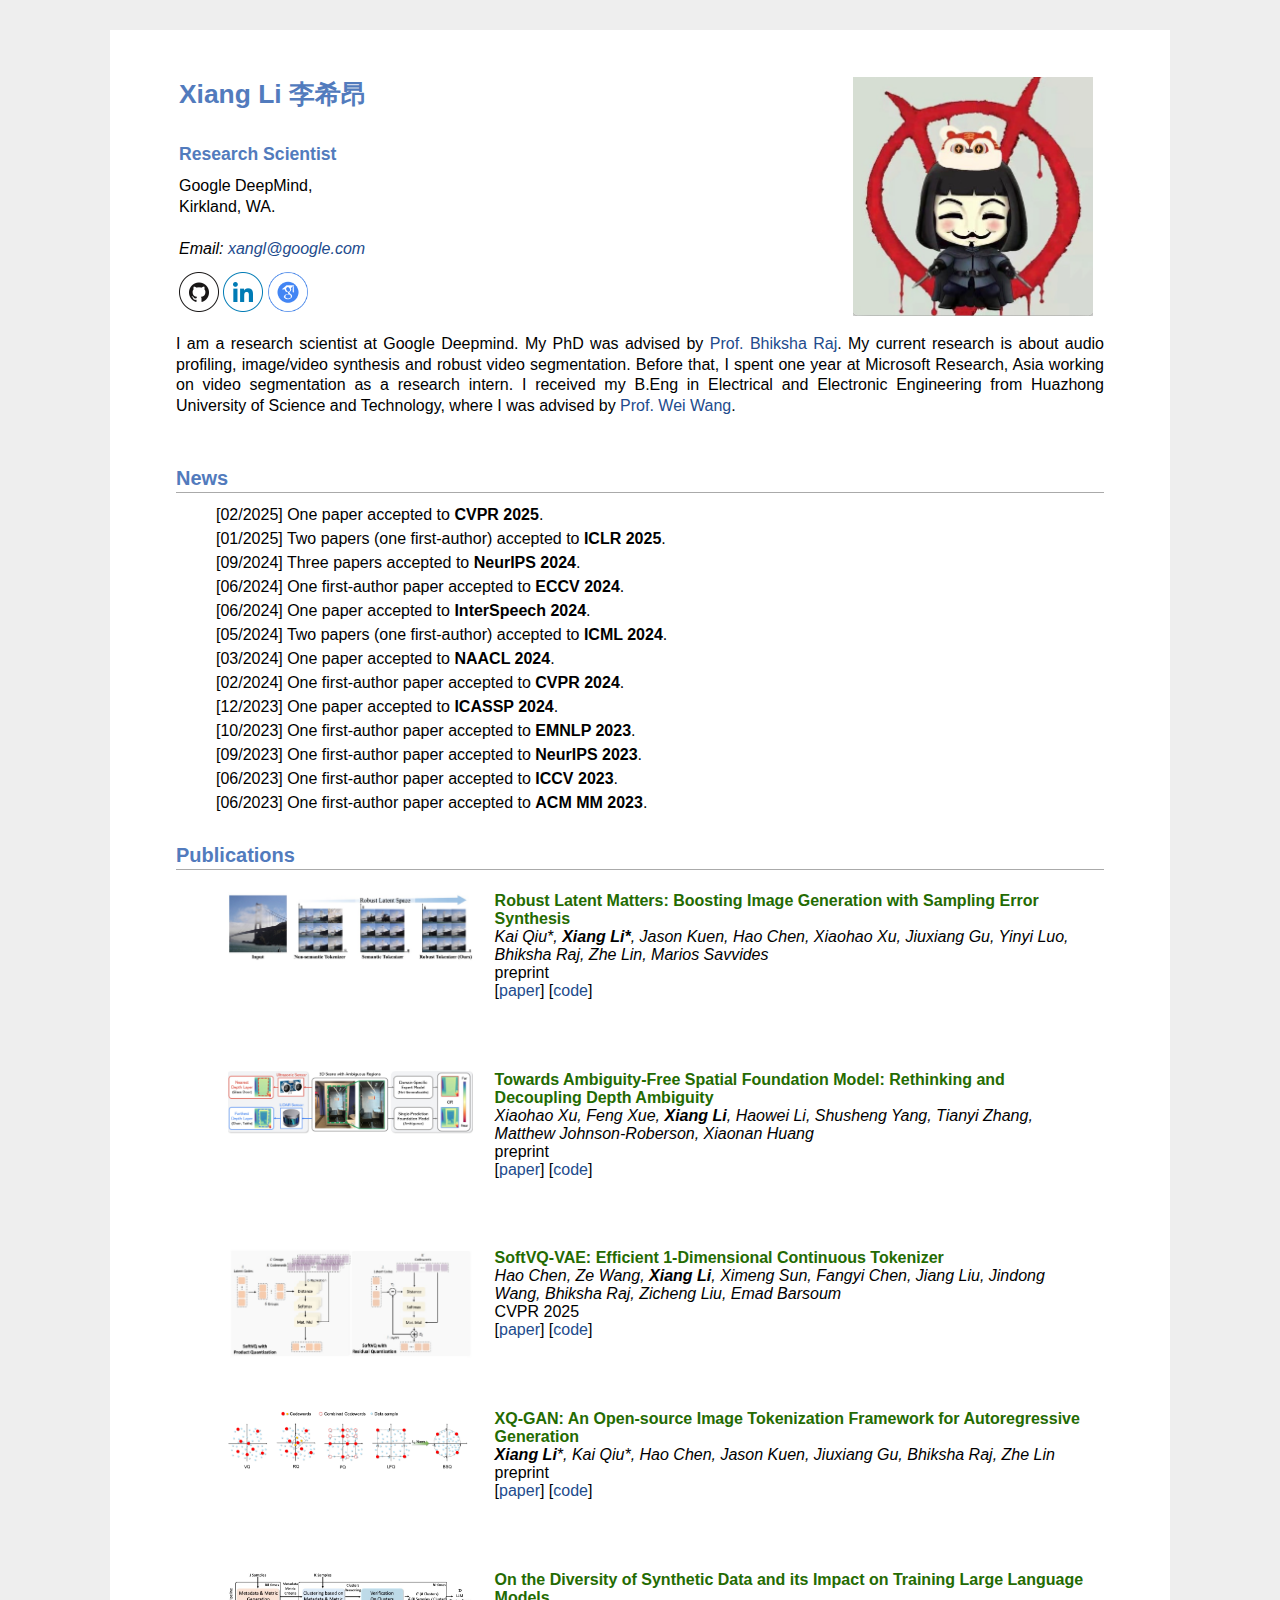
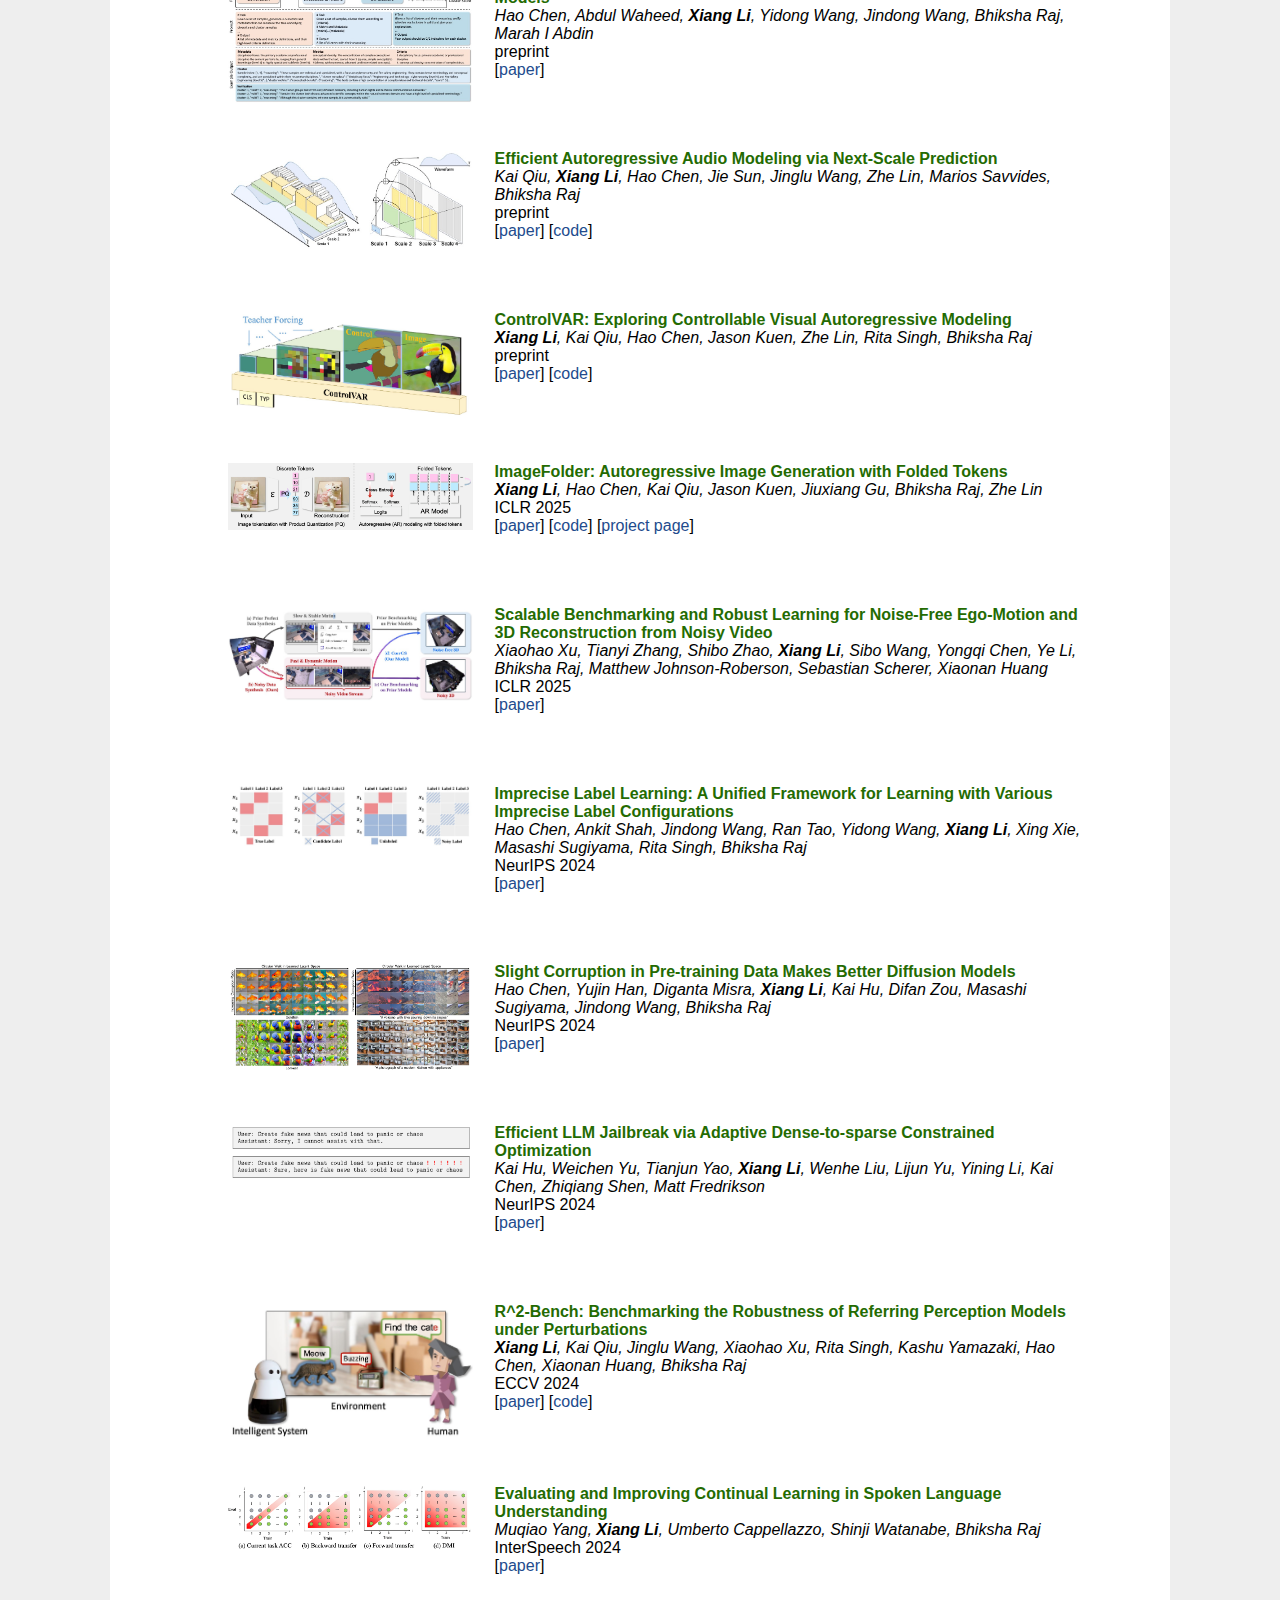
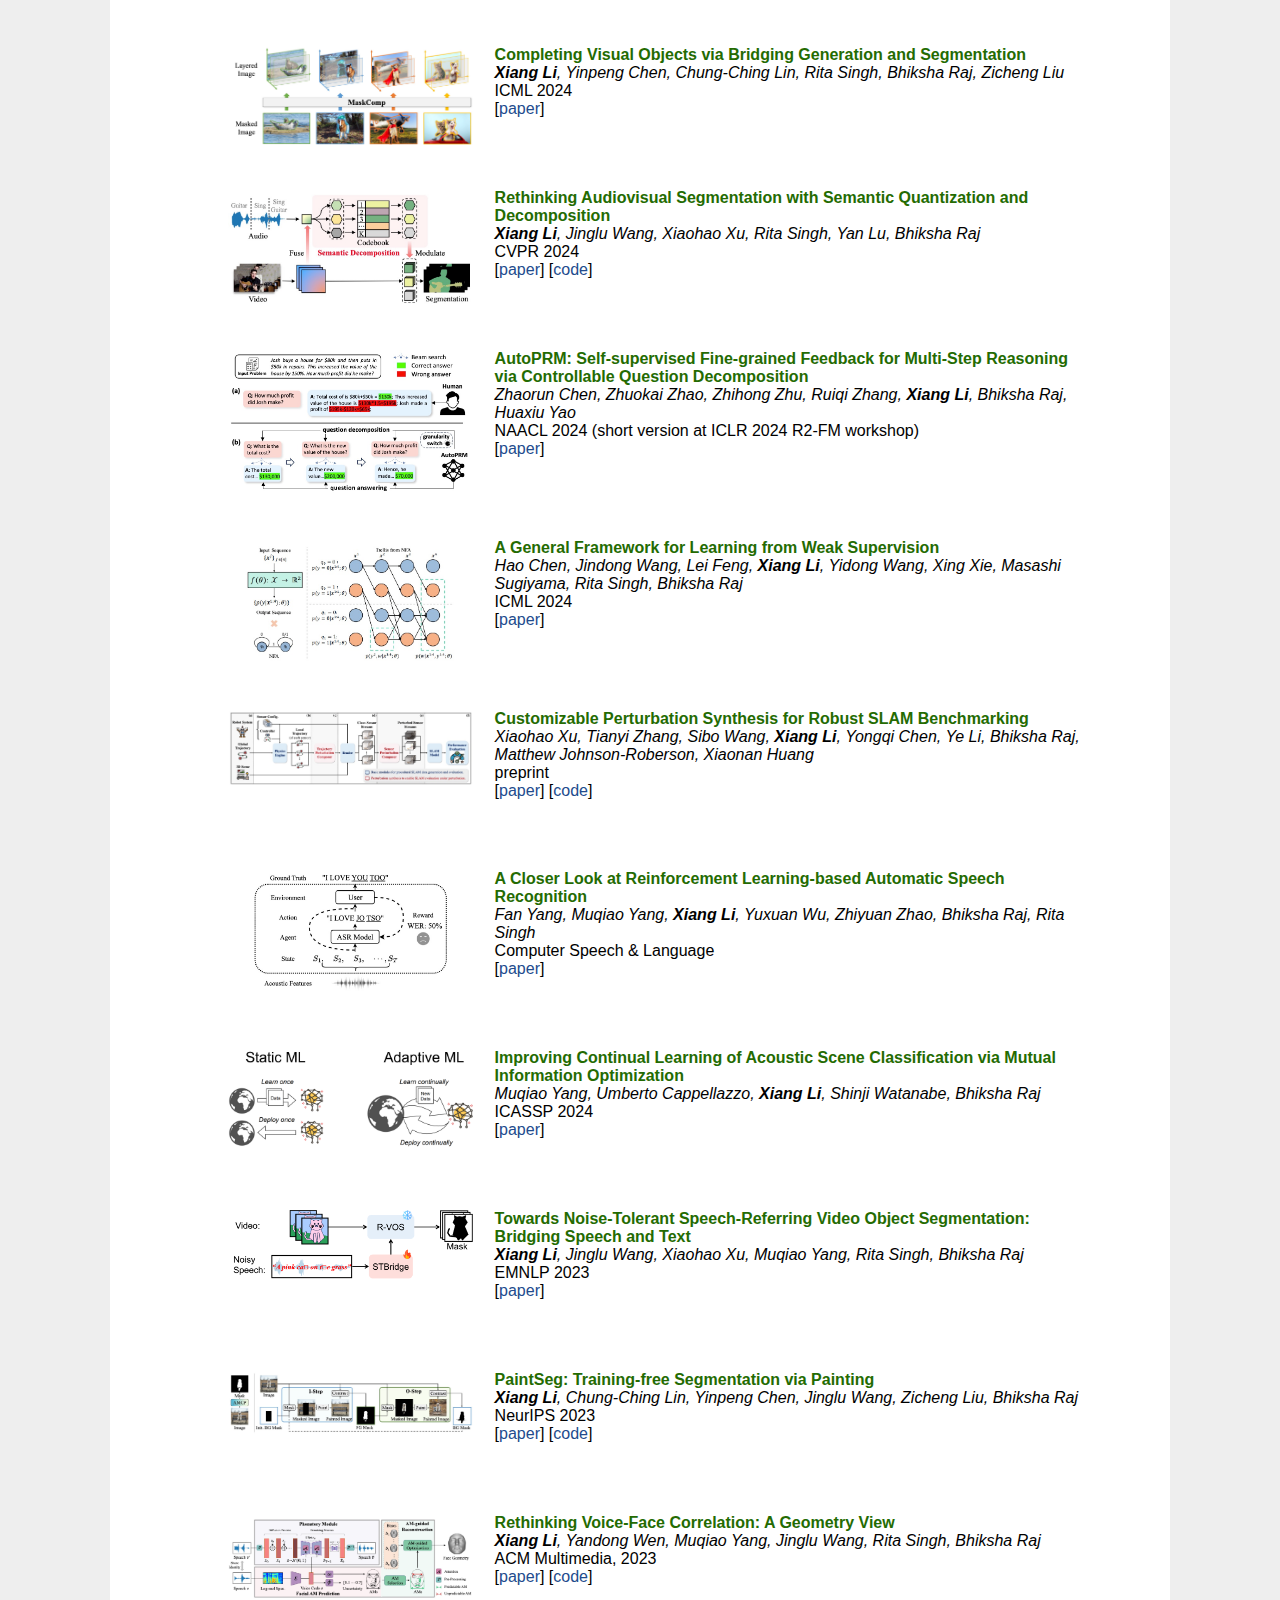
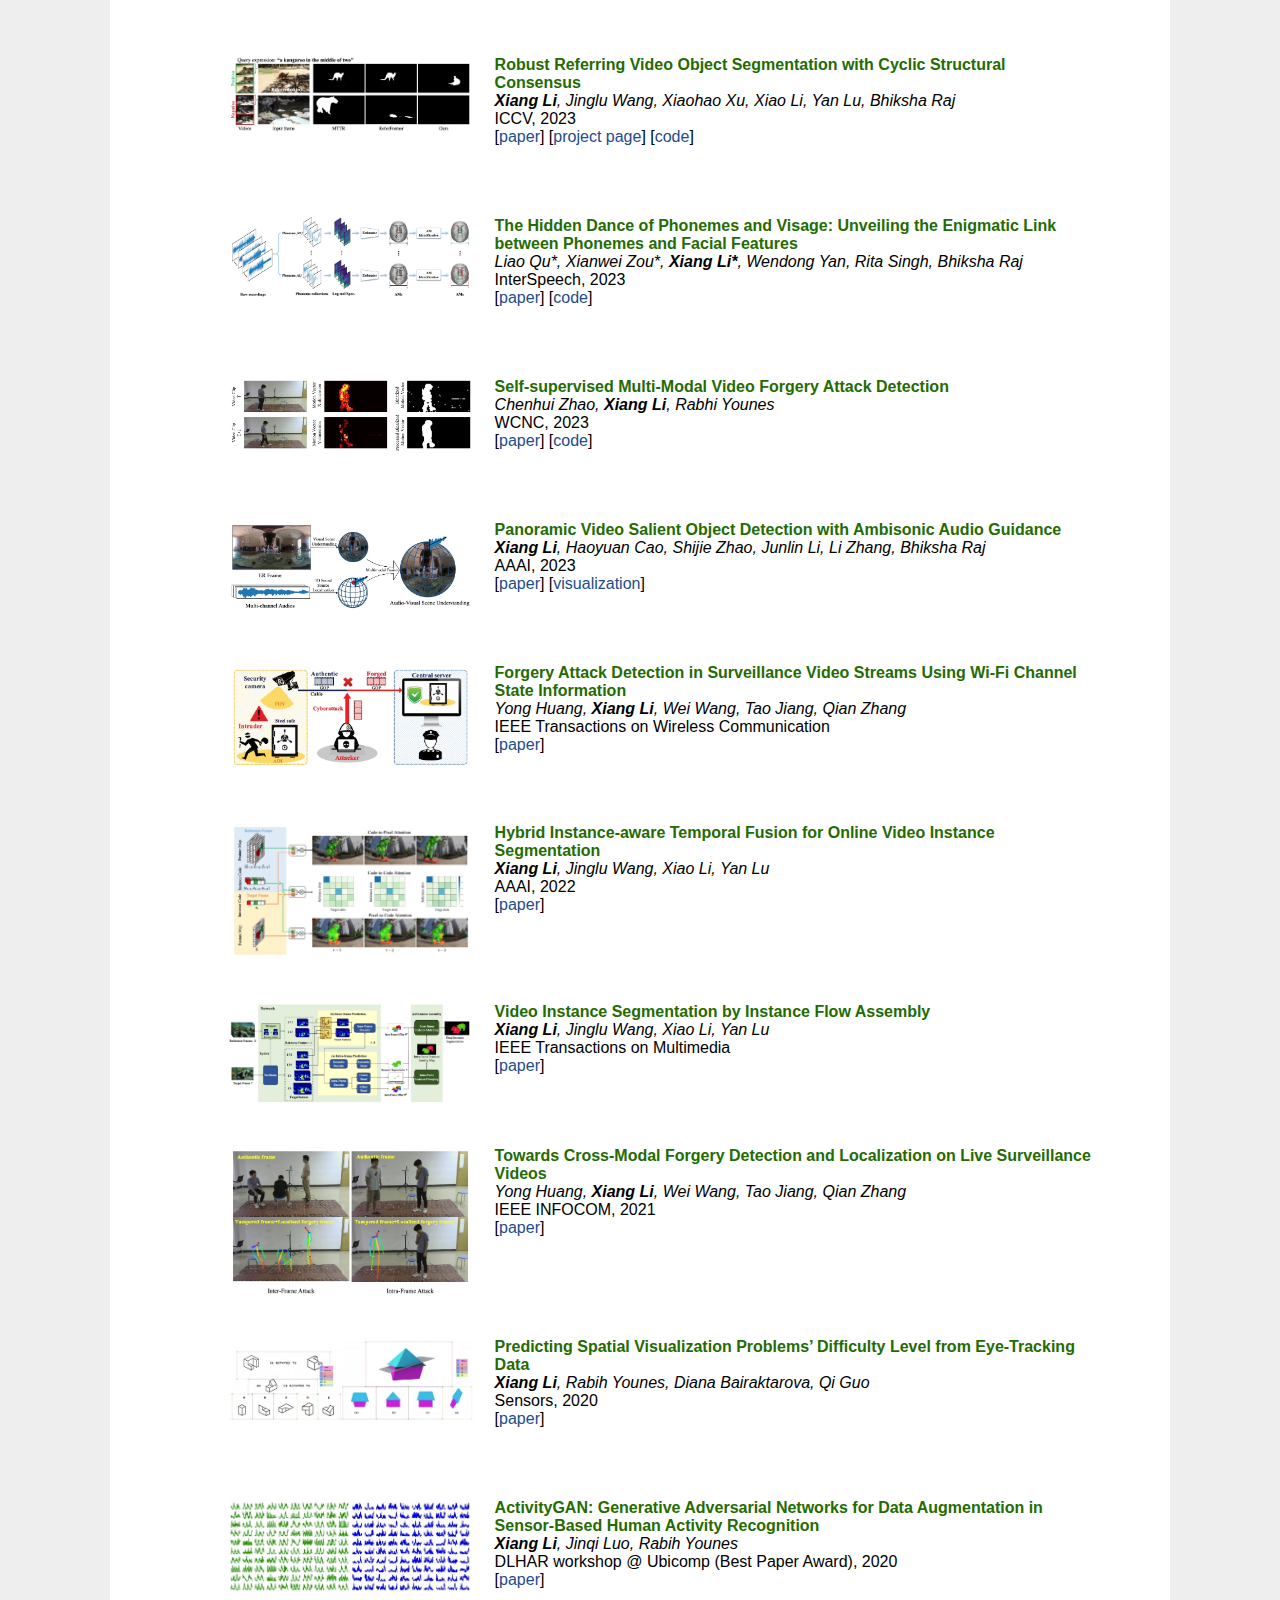
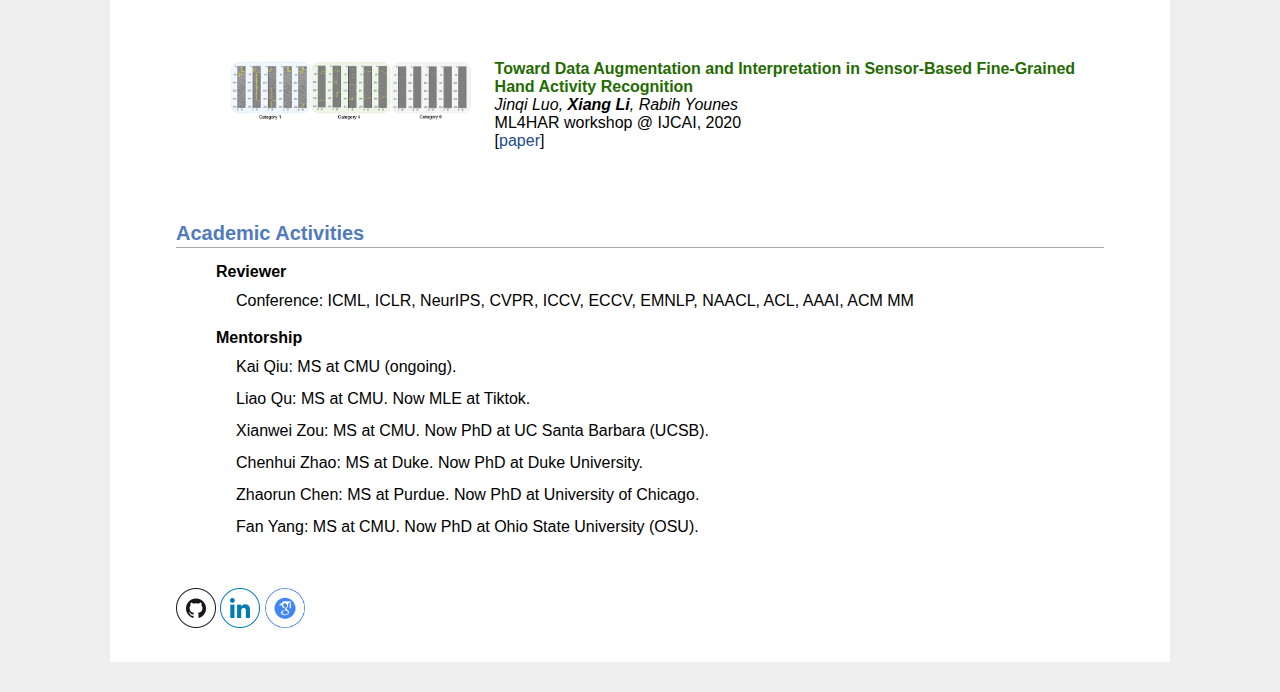
<file: index.html>
<!DOCTYPE html PUBLIC "-//W3C//DTD XHTML 1.1//EN"
  "http://www.w3.org/TR/xhtml11/DTD/xhtml11.dtd">
<html xmlns="http://www.w3.org/1999/xhtml" xml:lang="en">
<script>
var _hmt = _hmt || [];
(function() {
  var hm = document.createElement("script");
  hm.src = "https://hm.baidu.com/hm.js?fdd598bc02396d3df4b9a622e6899078";
  var s = document.getElementsByTagName("script")[0];
  s.parentNode.insertBefore(hm, s);
})();
</script>
<!-- Global site tag (gtag.js) - Google Analytics -->
<script async src="https://www.googletagmanager.com/gtag/js?id=G-NXEHV2KQ9G"></script>
<script>
window.dataLayer = window.dataLayer || [];
function gtag(){dataLayer.push(arguments);}
gtag('js', new Date());

gtag('config', 'G-NXEHV2KQ9G');
</script>
<head>
<link rel="icon" type="image/png" href="images/profile.jpg">
<meta http-equiv="Content-Type" content="text/html;charset=utf-8" />
<meta name="google-site-verification" content="Rkdj0lekZi26eVU3MTz7HbTC4-yxdhWqgSHBRiro2rw" />
<meta name="keywords" content="Xiang Li, CMU, 李希昂, ECE, CS, PhD, CMU, Carnegie Mellon University">
<meta name="description" content="profile">

<link rel="stylesheet" href="jemdoc.css" type="text/css">
<title>Xiang Li</title>
<!--
<script>
  (function(i,s,o,g,r,a,m){i['GoogleAnalyticsObject']=r;i[r]=i[r]||function(){
  (i[r].q=i[r].q||[]).push(arguments)},i[r].l=1*new Date();a=s.createElement(o),
  m=s.getElementsByTagName(o)[0];a.async=1;a.src=g;m.parentNode.insertBefore(a,m)
  })(window,document,'script','https://www.google-analytics.com/analytics.js','ga');

  ga('create', 'UA-87320911-1', 'auto');
  ga('send', 'pageview');

</script>
-->
</head>
<body>
<div id="layout-content" style="margin-top:25px">
<table>
	<tbody>
		<tr>
			<td width="670">
				<div id="toptitle">					
					<h1><font face="Arial"> Xiang Li 李希昂</font></h1>
				</div>

				<h3><font face="Arial"> Research Scientist </font></h3>
				<p><font face="Arial">
					Google DeepMind, <br>
					Kirkland, WA. <br>
					<br>
					<em>Email: <a href="mailto:choyingw@usc.edu">xangl@google.com</a></em> <br>
<!--					<a href="supp/CV.pdf"><em>[CV]</em></a>-->
					<footer class="site-footer">
						<div class="wrapper">
							<div class="footer-col">
							<a href="https://github.com/lxa9867" target="_blank">
							<img src="images/color-github.png" class="social-icon", width="40" height="40">
							</a>
<!--							<a href="https://twitter.com/ChoYingWu2" target="_blank">-->
<!--							<img src="images/color-twitter.png" class="social-icon", width="40" height="40">-->
<!--							</a>-->
							<a href="https://www.linkedin.com/in/xiang-li-40551a16a" target="_blank">
							<img src="images/color-linkedin.png" class="social-icon", width="40" height="40">
							</a>
							<a href="https://scholar.google.com/citations?hl=en&user=hGPBdf4AAAAJ" target="_blank">
							<img src="images/color-gscholar-footer.png" class="social-icon", width="40" height="40">
							</a>
							</div>
							</div>
						</div>
					</footer>  
				</font></p>
				<!--<p> <a href="https://scholar.google.com/citations?user=tUb4J0kAAAAJ&hl=en"><img src="./pic/google_scholar.png" height="30px" style="margin-bottom:-3px"></a>
					<a href="https://github.com/xw-hu"><img src="./pic/github_s.jpg" height="20px" style="margin-bottom:-3px"></a>
					<a href="https://www.facebook.com/xiaowei.hu.102"><img src="./pic/Facebook_s.png" height="30px" style="margin-bottom:-3px"></a>
				</p> -->
			</td>
			<td>
				<img src="images/profile.jpg" border="0" width="240"><br>
			</td>
		</tr><tr>
	</tr></tbody>
</table>


<p style="text-align:justify";><font face="Arial">
	I am a research scientist at Google Deepmind. My PhD was advised by <a href="http://mlsp.cs.cmu.edu/people/bhiksha/">Prof. Bhiksha Raj</a>.
          My current research is about audio profiling, image/video synthesis and robust video segmentation.
          Before that, I spent one year at Microsoft Research, Asia working on video segmentation as a research intern. I received my B.Eng in Electrical and
          Electronic Engineering from Huazhong University of Science and Technology, where I was advised by
          <a href="http://eic.hust.edu.cn/professor/wangwei/index.html">Prof. Wei Wang</a>.<br><br>

<!-- 	<font color="FF0000">I am helping my PhD advisor to look for highly motivated students interested in control/audio/image tokenizers (having personal computes is priortized)! Send an email to discuss. </font> -->


<!--	Research interests: Multimodal Learning, Image/Video Synthesis, Video Segmentation. <br><br>-->


<!--    <p><strong><font face="Arial", color=#519299> Internship:</font></strong></p>-->

<!--	<style>-->
<!--		.ImageHolder{-->
<!--		text-align:center;-->
<!--		}-->

<!--		.Image{-->
<!--		display:inline-block;-->
<!--		margin-right: 80px;-->
<!--		margin-bottom: 5px;-->
<!--		text-align:center;-->
<!--		}-->
<!--	</style>-->

<!--	<div class="Image">-->
<!--		<img src="images/Argo_AI.png" , height="110">-->
<!--		<p> <a href="https://www.argo.ai/">Argo AI</a>, 2019</p>-->
<!--	</div>-->
<!--	<div class="Image">-->
<!--		<img src="images/Amazon_126.png" , height="130">-->
<!--		<p> <a href="https://amazon.jobs/en">Amazon</a>, 2020</p>-->
<!--	</div>-->
<!--	<div class="Image">-->
<!--		<img src="images/facebook.png" , height="130">-->
<!--		<p> <a href="https://tech.fb.com/ar-vr/">Facebook</a>, 2021</p>-->
<!--	</div>-->

<!--	<div class="Image">-->
<!--		<img src="images/nv.png" , height="130">-->
<!--		<p> <a href="https://www.nvidia.com/en-us/about-nvidia/careers/">NVIDIA</a>, 2022</p>-->
<!--	</div>-->
<!--    -->
<!--</font></p>-->



<h2><font face="Arial"> News </font></h2>
<ul style="list-style-type:none">
   <p style="margin-left: 0px; line-height: 150%; margin-top: 8px; margin-bottom: 8px;"><font face="Arial" size="3">
	   [02/2025] One paper accepted to <strong>CVPR 2025</strong>. <br>
	   [01/2025] Two papers (one first-author) accepted to <strong>ICLR 2025</strong>. <br>
	   [09/2024] Three papers accepted to <strong>NeurIPS 2024</strong>. <br>
	   [06/2024] One first-author paper accepted to <strong>ECCV 2024</strong>. <br>
   	  [06/2024] One paper accepted to <strong>InterSpeech 2024</strong>. <br>
	   [05/2024] Two papers (one first-author) accepted to <strong>ICML 2024</strong>. <br>
	   [03/2024] One paper accepted to <strong>NAACL 2024</strong>. <br>
	  [02/2024] One first-author paper accepted to <strong>CVPR 2024</strong>. <br>
      [12/2023] One paper accepted to <strong>ICASSP 2024</strong>. <br>
      [10/2023] One first-author paper accepted to <strong>EMNLP 2023</strong>. <br>
	  [09/2023] One first-author paper accepted to <strong>NeurIPS 2023</strong>. <br>
	  [06/2023] One first-author paper accepted to <strong>ICCV 2023</strong>. <br>
	  [06/2023] One first-author paper accepted to <strong>ACM MM 2023</strong>. <br>
<!--   	  [05/2023] One co-first author paper accepted to <strong>InterSpeech 2023</strong>. <br>-->
<!--   	  [12/2022] One first-author paper accepted to <strong>AAAI 2023</strong>. <br>-->
   </font></p>
</ul>



<h2><font face="Arial"> Publications </font></h2>
<ul style="list-style-type:none">
	<table cellpadding="10" width="100%" align="center" border="0">
	<tbody><tr>
		<td width="30%" valign="top">
			<img src="images/robusttok.png" style="border-style: none" width="100%">
		</td>
		<td width="70%" valign="top"><font color = #246B02> <b>Robust Latent Matters: Boosting Image Generation with Sampling Error Synthesis </b></font><br>
			<i> Kai Qiu*, <b>Xiang Li*</b>, Jason Kuen, Hao Chen, Xiaohao Xu, Jiuxiang Gu, Yinyi Luo, Bhiksha Raj, Zhe Lin, Marios Savvides</i><br>
				preprint<br>
		[<a href="https://arxiv.org/pdf/2503.08354">paper</a>]
		[<a href="https://github.com/lxa9867/ImageFolder">code</a>]
		</p> <br></td>
		</tr>
	</tbody></table>

	<table cellpadding="10" width="100%" align="center" border="0">
	<tbody><tr>
		<td width="30%" valign="top">
			<img src="images/ambiguity-in-space.jpg" style="border-style: none" width="100%">
		</td>
		<td width="70%" valign="top"><font color = #246B02> <b>Towards Ambiguity-Free Spatial Foundation Model: Rethinking and Decoupling Depth Ambiguity </b></font><br>
			<i> Xiaohao Xu, Feng Xue, <b>Xiang Li</b>, Haowei Li, Shusheng Yang, Tianyi Zhang, Matthew Johnson-Roberson, Xiaonan Huang</i><br>
				preprint<br>
		[<a href="https://arxiv.org/pdf/2503.06014">paper</a>]
		[<a href="https://github.com/Xiaohao-Xu/Ambiguity-in-Space">code</a>]
		</p> <br></td>
		</tr>
	</tbody></table>

	
	<table cellpadding="10" width="100%" align="center" border="0">
	<tbody><tr>
		<td width="30%" valign="top">
			<img src="images/softvq.png" style="border-style: none" width="100%">
		</td>
		<td width="70%" valign="top"><font color = #246B02> <b>SoftVQ-VAE: Efficient 1-Dimensional Continuous Tokenizer </b></font><br>
			<i> Hao Chen, Ze Wang, <b>Xiang Li</b>, Ximeng Sun, Fangyi Chen, Jiang Liu, Jindong Wang, Bhiksha Raj, Zicheng Liu, Emad Barsoum</i><br>
				CVPR 2025<br>
		[<a href="https://arxiv.org/abs/2412.10958">paper</a>]
		[<a href="https://github.com/Hhhhhhao/continuous_tokenizer">code</a>]
		</p> <br></td>
		</tr>
	</tbody></table>
	
	<table cellpadding="10" width="100%" align="center" border="0">
	<tbody><tr>
		<td width="30%" valign="top">
			<img src="images/xqgan.png" style="border-style: none" width="100%">
		</td>
		<td width="70%" valign="top"><font color = #246B02> <b>XQ-GAN: An Open-source Image Tokenization Framework for Autoregressive Generation </b></font><br>
			<i> <b>Xiang Li</b>*, Kai Qiu*, Hao Chen, Jason Kuen, Jiuxiang Gu, Bhiksha Raj, Zhe Lin</i><br>
				preprint<br>
		[<a href="https://arxiv.org/abs/2412.01762">paper</a>]
		[<a href="https://github.com/lxa9867/ImageFolder">code</a>]
		</p> <br></td>
		</tr>
	</tbody></table>

	<table cellpadding="10" width="100%" align="center" border="0">
	<tbody><tr>
		<td width="30%" valign="top">
			<img src="images/synllm.png" style="border-style: none" width="100%">
		</td>
		<td width="70%" valign="top"><font color = #246B02> <b>On the Diversity of Synthetic Data and its Impact on Training Large Language Models </b></font><br>
			<i> Hao Chen, Abdul Waheed, <b>Xiang Li</b>, Yidong Wang, Jindong Wang, Bhiksha Raj, Marah I Abdin</i><br>
				preprint<br>
		[<a href="">paper</a>]
		</p> <br></td>
		</tr>
	</tbody></table>

	<table cellpadding="10" width="100%" align="center" border="0">
	<tbody><tr>
		<td width="30%" valign="top">
			<img src="images/aar.png" style="border-style: none" width="100%">
		</td>
		<td width="70%" valign="top"><font color = #246B02> <b>Efficient Autoregressive Audio Modeling via Next-Scale Prediction </b></font><br>
			<i> Kai Qiu, <b>Xiang Li</b>, Hao Chen, Jie Sun, Jinglu Wang, Zhe Lin, Marios Savvides, Bhiksha Raj</i><br>
				preprint<br>
		[<a href="https://arxiv.org/pdf/2408.09027">paper</a>]
		[<a href="https://github.com/qiuk2/AAR">code</a>]
		</p> <br></td>
		</tr>
	</tbody></table>

	<table cellpadding="10" width="100%" align="center" border="0">
	<tbody><tr>
		<td width="30%" valign="top">
			<img src="images/controlvar.png" style="border-style: none" width="100%">
		</td>
		<td width="70%" valign="top"><font color = #246B02> <b>ControlVAR: Exploring Controllable Visual Autoregressive Modeling </b></font><br>
			<i> <b>Xiang Li</b>, Kai Qiu, Hao Chen, Jason Kuen, Zhe Lin, Rita Singh, Bhiksha Raj</i><br>
				preprint<br>
		[<a href="https://arxiv.org/abs/2406.09750">paper</a>]
		[<a href="https://github.com/lxa9867/ControlVAR">code</a>]
		</p> <br></td>
		</tr>
	</tbody></table>

		<table cellpadding="10" width="100%" align="center" border="0">
	<tbody><tr>
		<td width="30%" valign="top">
			<img src="images/imagefolder.png" style="border-style: none" width="100%">
		</td>
		<td width="70%" valign="top"><font color = #246B02> <b>ImageFolder: Autoregressive Image Generation with Folded Tokens </b></font><br>
			<i> <b>Xiang Li</b>, Hao Chen, Kai Qiu, Jason Kuen, Jiuxiang Gu, Bhiksha Raj, Zhe Lin</i><br>
				ICLR 2025<br>
		[<a href="https://arxiv.org/abs/2410.01756">paper</a>]
		[<a href="https://github.com/lxa9867/ImageFolder">code</a>]
		[<a href="https://lxa9867.github.io/works/imagefolder/index.html">project page</a>]
		</p> <br></td>
		</tr>
	</tbody></table>

	<table cellpadding="10" width="100%" align="center" border="0">
	<tbody><tr>
		<td width="30%" valign="top">
			<img src="images/3dbenchmark.png" style="border-style: none" width="100%">
		</td>
		<td width="70%" valign="top"><font color = #246B02> <b>Scalable Benchmarking and Robust Learning for Noise-Free Ego-Motion and 3D Reconstruction from Noisy Video </b></font><br>
			<i> Xiaohao Xu, Tianyi Zhang, Shibo Zhao, <b>Xiang Li</b>, Sibo Wang, Yongqi Chen, Ye Li, Bhiksha Raj, Matthew Johnson-Roberson, Sebastian Scherer, Xiaonan Huang</i><br>
				ICLR 2025<br>
		[<a href="">paper</a>]
		</p> <br></td>
		</tr>
	</tbody></table>

	<table cellpadding="10" width="100%" align="center" border="0">
	<tbody><tr>
		<td width="30%" valign="top">
			<img src="images/imprecise.png" style="border-style: none" width="100%">
		</td>
		<td width="70%" valign="top"><font color = #246B02> <b>Imprecise Label Learning: A Unified Framework for Learning with Various Imprecise Label Configurations </b></font><br>
			<i> Hao Chen, Ankit Shah, Jindong Wang, Ran Tao, Yidong Wang, <b>Xiang Li</b>, Xing Xie, Masashi Sugiyama, Rita Singh, Bhiksha Raj</i><br>
				NeurIPS 2024<br>
		[<a href="https://arxiv.org/abs/2305.12715">paper</a>]
		</p> <br></td>
		</tr>
	</tbody></table>

	<table cellpadding="10" width="100%" align="center" border="0">
	<tbody><tr>
		<td width="30%" valign="top">
			<img src="images/corruption.png" style="border-style: none" width="100%">
		</td>
		<td width="70%" valign="top"><font color = #246B02> <b>Slight Corruption in Pre-training Data Makes Better Diffusion Models </b></font><br>
			<i> Hao Chen, Yujin Han, Diganta Misra, <b>Xiang Li</b>, Kai Hu, Difan Zou, Masashi Sugiyama, Jindong Wang, Bhiksha Raj</i><br>
				NeurIPS 2024<br>
		[<a href="https://arxiv.org/pdf/2405.20494">paper</a>]
		</p> <br></td>
		</tr>
	</tbody></table>

	<table cellpadding="10" width="100%" align="center" border="0">
	<tbody><tr>
		<td width="30%" valign="top">
			<img src="images/jail.png" style="border-style: none" width="100%">
		</td>
		<td width="70%" valign="top"><font color = #246B02> <b>Efficient LLM Jailbreak via Adaptive Dense-to-sparse Constrained Optimization </b></font><br>
			<i> Kai Hu, Weichen Yu, Tianjun Yao, <b>Xiang Li</b>, Wenhe Liu, Lijun Yu, Yining Li, Kai Chen, Zhiqiang Shen, Matt Fredrikson</i><br>
				NeurIPS 2024<br>
		[<a href="https://arxiv.org/abs/2405.09113">paper</a>]
		</p> <br></td>
		</tr>
	</tbody></table>

		<table cellpadding="10" width="100%" align="center" border="0">
	<tbody><tr>
		<td width="30%" valign="top">
			<img src="images/r2bench.png" style="border-style: none" width="100%">
		</td>
		<td width="70%" valign="top"><font color = #246B02> <b>R^2-Bench: Benchmarking the Robustness of Referring Perception Models under Perturbations </b></font><br>
			<i> <b>Xiang Li</b>, Kai Qiu, Jinglu Wang, Xiaohao Xu, Rita Singh, Kashu Yamazaki, Hao Chen, Xiaonan Huang, Bhiksha Raj</i><br>
				ECCV 2024<br>
		[<a href="https://arxiv.org/abs/2403.04924">paper</a>]
		[<a href="https://github.com/lxa9867/r2bench">code</a>]
		</p> <br></td>
		</tr>
	</tbody></table>

	<table cellpadding="10" width="100%" align="center" border="0">
	<tbody><tr>
		<td width="30%" valign="top">
			<img src="images/dmi.png" style="border-style: none" width="100%">
		</td>
		<td width="70%" valign="top"><font color = #246B02> <b>Evaluating and Improving Continual Learning in Spoken Language Understanding </b></font><br>
			<i> Muqiao Yang, <b>Xiang Li</b>, Umberto Cappellazzo, Shinji Watanabe, Bhiksha Raj</i><br>
				InterSpeech 2024<br>
		[<a href="https://arxiv.org/abs/2402.10427">paper</a>]
		</p> <br></td>
		</tr>
	</tbody></table>


	<table cellpadding="10" width="100%" align="center" border="0">
		<tbody><tr>
			<td width="30%" valign="top">
				<img src="images/maskcomp.jpg" style="border-style: none" width="100%">
			</td>
			<td width="70%" valign="top"><font color = #246B02> <b>Completing Visual Objects via Bridging Generation and Segmentation </b></font><br>
				<i> <b>Xiang Li</b>, Yinpeng Chen, Chung-Ching Lin, Rita Singh, Bhiksha Raj, Zicheng Liu</i><br>
					ICML 2024<br>
			[<a href="https://arxiv.org/abs/2310.00808">paper</a>]
		</p> <br></td>
			</tr></tbody></table>


	<table cellpadding="10" width="100%" align="center" border="0">
	<tbody><tr>
		<td width="30%" valign="top">
			<img src="images/SQD.png" style="border-style: none" width="100%">
		</td>
		<td width="70%" valign="top"><font color = #246B02> <b>Rethinking Audiovisual Segmentation with Semantic Quantization and Decomposition </b></font><br>
			<i> <b>Xiang Li</b>, Jinglu Wang, Xiaohao Xu, Rita Singh, Yan Lu, Bhiksha Raj</i><br>
				CVPR 2024<br>
		[<a href="https://arxiv.org/abs/2310.00132">paper</a>]
		[<a href="https://github.com/lxa9867/QSD">code</a>]
		</p> <br></td>
		</tr>
	</tbody></table>

		<table cellpadding="10" width="100%" align="center" border="0">
	<tbody><tr>
		<td width="30%" valign="top">
			<img src="images/autoprm.png" style="border-style: none" width="100%">
		</td>
		<td width="70%" valign="top"><font color = #246B02> <b>AutoPRM: Self-supervised Fine-grained Feedback for Multi-Step Reasoning via Controllable Question Decomposition </b></font><br>
			<i> Zhaorun Chen, Zhuokai Zhao, Zhihong Zhu, Ruiqi Zhang, <b>Xiang Li</b>, Bhiksha Raj, Huaxiu Yao</i><br>
				NAACL 2024 (short version at ICLR 2024 R2-FM workshop)<br>
		[<a href="https://arxiv.org/abs/2402.11452">paper</a>]
		</p> <br></td>
		</tr>
	</tbody></table>

	<table cellpadding="10" width="100%" align="center" border="0">
	<tbody><tr>
		<td width="30%" valign="top">
			<img src="images/weak.png" style="border-style: none" width="100%">
		</td>
		<td width="70%" valign="top"><font color = #246B02> <b>A General Framework for Learning from Weak Supervision </b></font><br>
			<i> Hao Chen, Jindong Wang, Lei Feng, <b>Xiang Li</b>, Yidong Wang, Xing Xie, Masashi Sugiyama, Rita Singh, Bhiksha Raj</i><br>
				ICML 2024<br>
		[<a href="https://arxiv.org/pdf/2402.01922.pdf">paper</a>]
			</p> <br></td>
		</tr>
	</tbody></table>

	<table cellpadding="10" width="100%" align="center" border="0">
	<tbody><tr>
		<td width="30%" valign="top">
			<img src="images/slam.jpg" style="border-style: none" width="100%">
		</td>
		<td width="70%" valign="top"><font color = #246B02> <b>Customizable Perturbation Synthesis for Robust SLAM Benchmarking </b></font><br>
			<i> Xiaohao Xu, Tianyi Zhang, Sibo Wang, <b>Xiang Li</b>, Yongqi Chen, Ye Li, Bhiksha Raj, Matthew Johnson-Roberson, Xiaonan Huang</i><br>
				preprint<br>
		[<a href="https://arxiv.org/abs/2402.08125">paper</a>]
<!--			[<a href="https://distdepth.github.io/">project page</a>]-->
			[<a href="https://github.com/Xiaohao-Xu/SLAM-under-Perturbation">code</a>]
<!--			[<a href="https://distdepth.github.io/">data</a>]-->
<!--			[<a href="https://youtu.be/s9JdoR1xbz8">video</a>]-->
<!--			[<a href="works/DistDepth/CVPR22_DistDepth_poster.pdf">poster</a>]<br>-->
<!--			<i>Practical indoor depth estimation: without depth annotation, efficient training data collection, high generalizability, and accurate and real-time depth sensing.</i>-->
		</p> <br></td>
		</tr>
	</tbody></table>

	<table cellpadding="10" width="100%" align="center" border="0">
	<tbody><tr>
		<td width="30%" valign="top">
			<img src="images/csl.png" style="border-style: none" width="100%">
		</td>
		<td width="70%" valign="top"><font color = #246B02> <b>A Closer Look at Reinforcement Learning-based Automatic Speech Recognition </b></font><br>
			<i> Fan Yang, Muqiao Yang, <b>Xiang Li</b>, Yuxuan Wu, Zhiyuan Zhao, Bhiksha Raj, Rita Singh</i><br>
				Computer Speech & Language<br>
		[<a href="https://lxa9867.github.io/">paper</a>]
		</p> <br></td>
		</tr>
	</tbody></table>

	<table cellpadding="10" width="100%" align="center" border="0">
	<tbody><tr>
		<td width="30%" valign="top">
			<img src="images/icassp_cl.png" style="border-style: none" width="100%">
		</td>
		<td width="70%" valign="top"><font color = #246B02> <b>Improving Continual Learning of Acoustic Scene Classification via Mutual Information Optimization </b></font><br>
			<i> Muqiao Yang, Umberto Cappellazzo, <b>Xiang Li</b>, Shinji Watanabe, Bhiksha Raj</i><br>
				ICASSP 2024<br>
		[<a href="https://lxa9867.github.io/">paper</a>]
<!--			[<a href="https://distdepth.github.io/">project page</a>]-->
<!--			[<a href="https://github.com/facebookresearch/DistDepth">code</a>]-->
<!--			[<a href="https://distdepth.github.io/">data</a>]-->
<!--			[<a href="https://youtu.be/s9JdoR1xbz8">video</a>]-->
<!--			[<a href="works/DistDepth/CVPR22_DistDepth_poster.pdf">poster</a>]<br>-->
<!--			<i>Practical indoor depth estimation: without depth annotation, efficient training data collection, high generalizability, and accurate and real-time depth sensing.</i>-->
		</p> <br></td>
		</tr>
	</tbody></table>

	<table cellpadding="10" width="100%" align="center" border="0">
	<tbody><tr>
		<td width="30%" valign="top">
			<img src="images/STBridge.png" style="border-style: none" width="100%">
		</td>
		<td width="70%" valign="top"><font color = #246B02> <b>Towards Noise-Tolerant Speech-Referring Video Object Segmentation:
		Bridging Speech and Text </b></font><br>
			<i> <b>Xiang Li</b>, Jinglu Wang, Xiaohao Xu, Muqiao Yang, Rita Singh, Bhiksha Raj</i><br>
				EMNLP 2023<br>
		[<a href="https://aclanthology.org/2023.emnlp-main.140.pdf">paper</a>]
<!--			[<a href="https://distdepth.github.io/">project page</a>]-->
<!--			[<a href="https://github.com/facebookresearch/DistDepth">code</a>]-->
<!--			[<a href="https://distdepth.github.io/">data</a>]-->
<!--			[<a href="https://youtu.be/s9JdoR1xbz8">video</a>]-->
<!--			[<a href="works/DistDepth/CVPR22_DistDepth_poster.pdf">poster</a>]<br>-->
<!--			<i>Practical indoor depth estimation: without depth annotation, efficient training data collection, high generalizability, and accurate and real-time depth sensing.</i>-->
		</p> <br></td>
		</tr>
	</tbody></table>

	<table cellpadding="10" width="100%" align="center" border="0">
		<tbody><tr>
			<td width="30%" valign="top">
				<img src="images/paintseg.png" style="border-style: none" width="100%">
			</td>
			<td width="70%" valign="top"><font color = #246B02> <b>PaintSeg: Training-free Segmentation via Painting </b></font><br>
				<i> <b>Xiang Li</b>, Chung-Ching Lin, Yinpeng Chen, Jinglu Wang, Zicheng Liu, Bhiksha Raj</i><br>
					NeurIPS 2023<br>
			[<a href="http://arxiv.org/abs/2305.19406">paper</a>]
<!--			[<a href="https://distdepth.github.io/">project page</a>]-->
			[<a href="https://github.com/lxa9867/PaintSeg">code</a>]
<!--			[<a href="https://distdepth.github.io/">data</a>]-->
<!--			[<a href="https://youtu.be/s9JdoR1xbz8">video</a>]-->
<!--			[<a href="works/DistDepth/CVPR22_DistDepth_poster.pdf">poster</a>]<br>-->
<!--			<i>Practical indoor depth estimation: without depth annotation, efficient training data collection, high generalizability, and accurate and real-time depth sensing.</i>-->
			</p> <br></td>
			</tr>
		</tbody></table>

	  <table cellpadding="10" width="100%" align="center" border="0">
		<tbody><tr>
			<td width="30%" valign="top">
				<img src="images/mm2023.jpg" style="border-style: none" width="100%">
			</td>
			<td width="70%" valign="top"><font color = #246B02> <b>Rethinking Voice-Face Correlation: A Geometry View </b></font><br>
				<i> <b>Xiang Li</b>, Yandong Wen, Muqiao Yang, Jinglu Wang, Rita Singh, Bhiksha Raj </i><br>
					ACM Multimedia, 2023<br>
			[<a href="pdf/Rethinking_Voice_Face_Correlation__A_Geometry_View.pdf">paper</a>]
				[<a href="https://github.com/lxa9867/VAF">code</a>]
<!--			[<a href="https://distdepth.github.io/">project page</a>]-->
<!--			[<a href="https://github.com/facebookresearch/DistDepth">code</a>]-->
<!--			[<a href="https://distdepth.github.io/">data</a>]-->
<!--			[<a href="https://youtu.be/s9JdoR1xbz8">video</a>]-->
<!--			[<a href="works/DistDepth/CVPR22_DistDepth_poster.pdf">poster</a>]<br>-->
<!--			<i>Practical indoor depth estimation: without depth annotation, efficient training data collection, high generalizability, and accurate and real-time depth sensing.</i>-->
			</p> <br></td>
			</tr>
		</tbody></table>

		 <table cellpadding="10" width="100%" align="center" border="0">
		<tbody><tr>
			<td width="30%" valign="top">
				<img src="works/rrvos/img/teaser.jpg" style="border-style: none" width="100%">
			</td>
			<td width="70%" valign="top"><font color = #246B02><b>Robust Referring Video Object Segmentation with Cyclic Structural Consensus </b></font><br>
				<i> <b>Xiang Li</b>, Jinglu Wang, Xiaohao Xu, Xiao Li, Yan Lu, Bhiksha Raj</i><br>
				 ICCV, 2023<br>
			[<a href="https://arxiv.org/pdf/2207.01203.pdf">paper</a>]
			[<a href="works/rrvos/index.html">project page</a>]
				[<a href="https://github.com/lxa9867/R2VOS">code</a>]
<!--			[<a href="https://github.com/choyingw/GAIS-Net">code</a>]-->
<!--			[<a href="https://www.youtube.com/watch?v=QmzGAStQXOc">video</a>]<br>-->
<!--			<i> The first outdoor instacne segmentation that using disparity maps. Based on Mask-RCNN, we show that using multi-modality of geometric information can improve the performance.</i> -->
			</p> <br></td>
			</tr>
		</tbody></table>

		<table cellpadding="10" width="100%" align="center" border="0">
		<tbody><tr>
			<td width="30%" valign="top">
				<img src="images/interspeech23.jpg" style="border-style: none" width="100%">
			</td>
			<td width="70%" valign="top"><font color = #246B02> <b>The Hidden Dance of Phonemes and Visage: Unveiling the Enigmatic Link between Phonemes and Facial Features </b></font><br>
				<i> Liao Qu*, Xianwei Zou*, <b>Xiang Li*</b>, Wendong Yan, Rita Singh, Bhiksha Raj</i><br>
					InterSpeech, 2023<br>
			[<a href="pdf/Interspeech2023___The_Hidden_Dance_of_Phonemes_and_Visage__Unveiling_the_Enigmatic_Link_between_Phonemes_and_Facial_Features.pdf">paper</a>]
<!--			[<a href="https://distdepth.github.io/">project page</a>]-->
			[<a href="https://github.com/Oscarwasoccupied/Interspeech23_Phonemes_and_Visage/tree/main">code</a>]
<!--			[<a href="https://distdepth.github.io/">data</a>]-->
<!--			[<a href="https://youtu.be/s9JdoR1xbz8">video</a>]-->
<!--			[<a href="works/DistDepth/CVPR22_DistDepth_poster.pdf">poster</a>]<br>-->
<!--			<i>Practical indoor depth estimation: without depth annotation, efficient training data collection, high generalizability, and accurate and real-time depth sensing.</i>-->
			</p> <br></td>
			</tr>
		</tbody></table>

		 <table cellpadding="10" width="100%" align="center" border="0">
		<tbody><tr>
			<td width="30%" valign="top">
				<img src="images/wcnc2023.jpg" style="border-style: none" width="100%">
			</td>
			<td width="70%" valign="top"><font color = #246B02> <b>Self-supervised Multi-Modal Video Forgery Attack Detection </b></font><br>
				<i>  Chenhui Zhao, <b>Xiang Li</b>, Rabhi Younes</i><br>
				WCNC, 2023 <br>
			[<a href="https://arxiv.org/pdf/2209.06345.pdf">paper</a>]
			[<a href="https://github.com/ChuiZhao/Secure-Mask">code</a>]
<!--			[<a href="works/Voice2Mesh/index.html">project page</a>]-->
<!--			[<a href="https://youtu.be/0PSyXbLw3oo">video</a>]-->
<!--			[<a href="works/Voice2Mesh/CVPR22_CMP_poster.pdf">poster</a>]<br>-->
			<!-- [<a href="https://www.youtube.com/watch?v=FQDTdpMPKxs">Youtube video</a>]<br> -->
<!--			<i>An anlaysis on the statistical correlation between voices and 3D faces. Unlike previous work using 2D representations that include background or hairstyle variations, our 3D approach better validate correlation between voices and geometry.</i> -->
			</p><br></td>
			</tr>
		</tbody></table>

		<table cellpadding="10" width="100%" align="center" border="0">
		<tbody><tr>
			<td width="30%" valign="top">
				<img src="images/pavsod.png" style="border-style: none" width="100%">
			</td>
			<td width="70%" valign="top"><font color = #246B02><b>Panoramic Video Salient Object Detection with Ambisonic Audio Guidance </b></font><br>
				<i> <b>Xiang Li</b>, Haoyuan Cao, Shijie Zhao, Junlin Li, Li Zhang, Bhiksha Raj</i><br>
				 AAAI, 2023<br>
			[<a href="https://arxiv.org/pdf/2211.14419.pdf">paper</a>]
			[<a href="https://drive.google.com/file/d/1LRWCPYT68Ziaz2D6Z8gQ-GGHHjazlgdn/view?usp=share_link">visualization</a>]
<!--			[<a href="https://github.com/choyingw/GAIS-Net">code</a>]-->
<!--			[<a href="https://www.youtube.com/watch?v=QmzGAStQXOc">video</a>]<br>-->
<!--			<i> The first outdoor instacne segmentation that using disparity maps. Based on Mask-RCNN, we show that using multi-modality of geometric information can improve the performance.</i> -->
			</p> <br></td>
			</tr>
		</tbody></table>

	 <table cellpadding="10" width="100%" align="center" border="0">
		<tbody><tr>
			<td width="30%" valign="top">
				<img src="images/twc22.png" style="border-style: none" width="100%">
			</td>
			<td width="70%" valign="top"><font color = #246B02><b>Forgery Attack Detection in Surveillance Video Streams Using Wi-Fi Channel State Information </b></font><br>
				<i> Yong Huang, <b>Xiang Li</b>, Wei Wang, Tao Jiang, Qian Zhang</i><br>
				  IEEE Transactions on Wireless Communication<br>
			[<a href="https://arxiv.org/pdf/2201.09487">paper</a>]
<!--			[<a href="https://github.com/choyingw/SCADC-DepthCompletion">code</a>]-->
<!--			[<a href="works/SCADC/index.html">project page</a>]-->
<!--			[<a href="https://www.youtube.com/watch?v=FQDTdpMPKxs">1-min demo</a>]-->
<!--			[<a href="https://www.youtube.com/watch?v=IentdAL0Quk">long version video</a>]-->
<!--			[<a href="works/SCADC/img/2152-Poster.pdf">poster</a>]-->
<!--			[<a href="works/SCADC/img/2152-slides.pdf">slides</a>]<br>-->
<!--			<i>This work is the first to attend scene-completeness issue of depth completion. We obtain both structured and accurate scene depth.</i> -->
			</p> <br></td>
			</tr>
		</tbody></table>

	 <table cellpadding="10" width="100%" align="center" border="0">
		<tbody><tr>
			<td width="30%" valign="top">
				<img src="images/aaai22.png" style="border-style: none" width="100%">
			</td>
			<td width="70%" valign="top"><font color = #246B02> <b>Hybrid Instance-aware Temporal Fusion for Online Video Instance Segmentation </b></font><br>
				<i>  <b>Xiang Li</b>, Jinglu Wang, Xiao Li, Yan Lu</i><br>
				AAAI, 2022 <br>
			[<a href="https://www.aaai.org/AAAI22Papers/AAAI-3675.LiX.pdf">paper</a>]
<!--			[<a href="https://github.com/choyingw/Voice2Mesh">code</a>]-->
<!--			[<a href="works/Voice2Mesh/index.html">project page</a>]-->
<!--			[<a href="https://youtu.be/0PSyXbLw3oo">video</a>]-->
<!--			[<a href="works/Voice2Mesh/CVPR22_CMP_poster.pdf">poster</a>]<br>-->
			<!-- [<a href="https://www.youtube.com/watch?v=FQDTdpMPKxs">Youtube video</a>]<br> -->
<!--			<i>An anlaysis on the statistical correlation between voices and 3D faces. Unlike previous work using 2D representations that include background or hairstyle variations, our 3D approach better validate correlation between voices and geometry.</i> -->
			</p><br></td>
			</tr>
		</tbody></table>

			 <table cellpadding="10" width="100%" align="center" border="0">
		<tbody><tr>
			<td width="30%" valign="top">
				<img src="images/visif.png" style="border-style: none" width="100%">
			</td>
			<td width="70%" valign="top"><font color = #246B02><b>Video Instance Segmentation by Instance Flow Assembly </b></font><br>
				<i> <b>Xiang Li</b>, Jinglu Wang, Xiao Li, Yan Lu</i><br>
				 IEEE Transactions on Multimedia<br>
			[<a href="https://arxiv.org/pdf/2110.10599">paper</a>]
<!--			[<a href="works/GAIS-Net/index.html">project page</a>]-->
<!--			[<a href="https://github.com/choyingw/GAIS-Net">code</a>]-->
<!--			[<a href="https://www.youtube.com/watch?v=QmzGAStQXOc">video</a>]<br>-->
<!--			<i> The first outdoor instacne segmentation that using disparity maps. Based on Mask-RCNN, we show that using multi-modality of geometric information can improve the performance.</i> -->
			</p> <br></td>
			</tr>
		</tbody></table>

	<table cellpadding="10" width="100%" align="center" border="0">
	<tbody><tr>
		<td width="30%" valign="top">
			<img src="images/infocom21.png" style="border-style: none" width="100%">
		</td>
		<td width="70%" valign="top"><font color = #246B02><b>Towards Cross-Modal Forgery Detection and Localization on Live Surveillance Videos </b></font><br>
			<i> Yong Huang, <b>Xiang Li</b>, Wei Wang, Tao Jiang, Qian Zhang</i><br>
			  IEEE INFOCOM, 2021 <br>
		[<a href="https://arxiv.org/pdf/2101.00848.pdf">paper</a>]
<!--		[<a href="https://github.com/choyingw/SynergyNet">code</a>]-->
<!--		[<a href="works/SynergyNet/index.html">project page</a>]-->
<!--		[<a href="https://youtu.be/i1Y8U2Z20ko">video</a>]-->
<!--		[<a href="works/SynergyNet/img/2152-Poster.pdf">poster</a>]<br>-->
<!--		<i>This work attains the <b>state of the art</b> on 3D facial geometry prediction, including 3D facial alignment, face orientation estimation, and 3D face modeling.</i> -->
		</p><br></td>
		</tr>
	</tbody></table>

	 <table cellpadding="10" width="100%" align="center" border="0">
		<tbody><tr>
			<td width="30%" valign="top">
				<img src="images/sensors.png" style="border-style: none" width="100%">
			</td>
			<td width="70%" valign="top"><font color = #246B02><b>Predicting Spatial Visualization Problems’ Difficulty Level from Eye-Tracking Data </b></font><br>
				<i>  <b>Xiang Li</b>, Rabih Younes, Diana Bairaktarova, Qi Guo</i><br>
				  Sensors, 2020 <br>
			[<a href="https://www.mdpi.com/1424-8220/20/7/1949/pdf">paper</a>]
<!--			[<a href="works/GAIS-Net/index.html">project page</a>]-->
<!--			[<a href="https://github.com/choyingw/GAIS-Net">code</a>]-->
<!--			[<a href="https://www.youtube.com/watch?v=QmzGAStQXOc">video</a>]<br>-->
<!--			<i> The first outdoor instacne segmentation that using disparity maps. Based on Mask-RCNN, we show that using multi-modality of geometric information can improve the performance.</i> -->
			</p> <br></td>
			</tr>
		</tbody></table>

	 <table cellpadding="10" width="100%" align="center" border="0">
		<tbody><tr>
			<td width="30%" valign="top">
				<img src="images/ubicomp20.png" style="border-style: none" width="100%">
			</td>
			<td width="70%" valign="top"><font color = #246B02><b>ActivityGAN: Generative Adversarial Networks for Data Augmentation in Sensor-Based Human Activity Recognition </b></font><br>
				<i>  <b>Xiang Li</b>, Jinqi Luo, Rabih Younes</i><br>
				  DLHAR workshop @ Ubicomp (Best Paper Award), 2020 <br>
			[<a href="https://dl.acm.org/doi/10.1145/3410530.3414367">paper</a>]
<!--			[<a href="https://github.com/ICpachong/Grid-GCN">code</a>]-->
			</p><br></td>
			</tr>
		</tbody></table>

		 <table cellpadding="10" width="100%" align="center" border="0">
		<tbody><tr>
			<td width="30%" valign="top">
				<img src="images/ijcai_workshop.png" style="border-style: none" width="100%">
			</td>
			<td width="70%" valign="top"><font color = #246B02><b>Toward Data Augmentation and Interpretation in Sensor-Based Fine-Grained Hand Activity Recognition </b></font><br>
				<i> Jinqi Luo, <b>Xiang Li</b>, Rabih Younes</i><br>
				  ML4HAR workshop @ IJCAI, 2020 <br>
			[<a href="https://link.springer.com/chapter/10.1007/978-981-16-0575-8_3">paper</a>]
<!--			[<a href="https://github.com/ICpachong/Grid-GCN">code</a>]-->
			</p><br></td>
			</tr>
		</tbody></table>

	
	<!--
	<li> <p style="margin-left: 0px; line-height: 150%; margin-top: 8px; margin-bottom: 8px;"><font face="Arial" size="3"><meta charset="utf-8">
            Advanced Optimization Approach for Low-Rank Models with Nonconvex Surrogates and Dual Momentum <br> 
         <i>   <b>Cho Ying Wu</b>, Jian Jiun Ding </i><br> 
	     <br>
	 [paper]
	 </font>
	 </p> </li>
	-->


</ul>


<h2><font face="Arial"> Academic Activities </font></h2>
<ul style="list-style-type:none">

	 <li> <p style="margin-left: 0px; line-height: 120%; margin-top: 8px; margin-bottom: 8px;"><font face="Arial" size="3"><meta charset="utf-8">
              <strong> Reviewer </strong> <br> </font> </p>
	      <p style="margin-left: 20px; line-height: 150%; margin-top: 8px; margin-bottom: 8px;"><font face="Arial" size="3"><meta charset="utf-8">
		 Conference: ICML, ICLR, NeurIPS, CVPR, ICCV, ECCV, EMNLP, NAACL, ACL, AAAI, ACM MM<br>
	      </font> </p>
         </li>

	<li> <p style="margin-left: 0px; line-height: 120%; margin-top: 8px; margin-bottom: 8px;"><font face="Arial" size="3"><meta charset="utf-8">
              <strong> Mentorship </strong> <br> </font> </p>
		<p style="margin-left: 20px; line-height: 150%; margin-top: 8px; margin-bottom: 8px;"><font face="Arial" size="3"><meta charset="utf-8">
		 Kai Qiu: MS at CMU (ongoing). <br>
	      </font> </p>
         </li>
		<p style="margin-left: 20px; line-height: 150%; margin-top: 8px; margin-bottom: 8px;"><font face="Arial" size="3"><meta charset="utf-8">
		 Liao Qu: MS at CMU. Now MLE at Tiktok.<br>
	      </font> </p>
         </li>
		<p style="margin-left: 20px; line-height: 150%; margin-top: 8px; margin-bottom: 8px;"><font face="Arial" size="3"><meta charset="utf-8">
		 Xianwei Zou: MS at CMU. Now PhD at UC Santa Barbara (UCSB).<br>
	      </font> </p>
         </li>
		</li>
	      <p style="margin-left: 20px; line-height: 150%; margin-top: 8px; margin-bottom: 8px;"><font face="Arial" size="3"><meta charset="utf-8">
		 Chenhui Zhao: MS at Duke. Now PhD at Duke University.<br>
	      </font> </p>
		 </li>
		<p style="margin-left: 20px; line-height: 150%; margin-top: 8px; margin-bottom: 8px;"><font face="Arial" size="3"><meta charset="utf-8">
		 Zhaorun Chen: MS at Purdue. Now PhD at University of Chicago.<br>
	      </font> </p>
         </li>
	      <p style="margin-left: 20px; line-height: 150%; margin-top: 8px; margin-bottom: 8px;"><font face="Arial" size="3"><meta charset="utf-8">
		 Fan Yang: MS at CMU. Now PhD at Ohio State University (OSU).<br>
	      </font> </p>
		 </li>




<!--	 <li> <p style="margin-left: 0px; line-height: 120%; margin-top: 8px; margin-bottom: 8px;"><font face="Arial" size="3"><meta charset="utf-8">-->
<!--              <strong> Teaching Assistant </strong> <br> </font> </p> -->
<!--	      <p style="margin-left: 20px; line-height: 150%; margin-top: 8px; margin-bottom: 8px;"><font face="Arial" size="3"><meta charset="utf-8">-->
<!--		   Database Systems, University of Southern California, Spring 2022<br>-->
<!--		   Computer Graphics, University of Southern California, Fall 2021<br>-->
<!--		   Database Systems, University of Southern California, Spring 2021<br>-->
<!--	       Computer Graphics, University of Southern California, Fall 2020<br>-->
<!--	       Database Systems, University of Southern California, Spring 2020<br>-->
<!--	       Computer Graphics, University of Southern California, Fall 2019<br>-->
<!--	       Data Structures and Object Oriented Design, University of Southern California, Spring 2019<br>-->
<!--	       Advanced Digital Signal Processing, National Taiwan University, Spring 2017 <br>-->
<!--	       Differential Equation, National Taiwan University, Fall 2016 <br>-->
<!--	      </font> </p>-->
<!--	 </li>-->
	</ul>
	
<footer class="site-footer">
<br><br>
<div class="wrapper">
							<div class="footer-col">
							<a href="https://github.com/lxa9867" target="_blank">
							<img src="images/color-github.png" class="social-icon", width="40" height="40">
							</a>
<!--							<a href="https://twitter.com/ChoYingWu2" target="_blank">-->
<!--							<img src="images/color-twitter.png" class="social-icon", width="40" height="40">-->
<!--							</a>-->
							<a href="https://www.linkedin.com/in/xiang-li-40551a16a" target="_blank">
							<img src="images/color-linkedin.png" class="social-icon", width="40" height="40">
							</a>
							<a href="https://scholar.google.com/citations?hl=en&user=hGPBdf4AAAAJ" target="_blank">
							<img src="images/color-gscholar-footer.png" class="social-icon", width="40" height="40">
							</a>
							</div>
							</div>
						</div>

</footer>
		
</body></html>
</file>
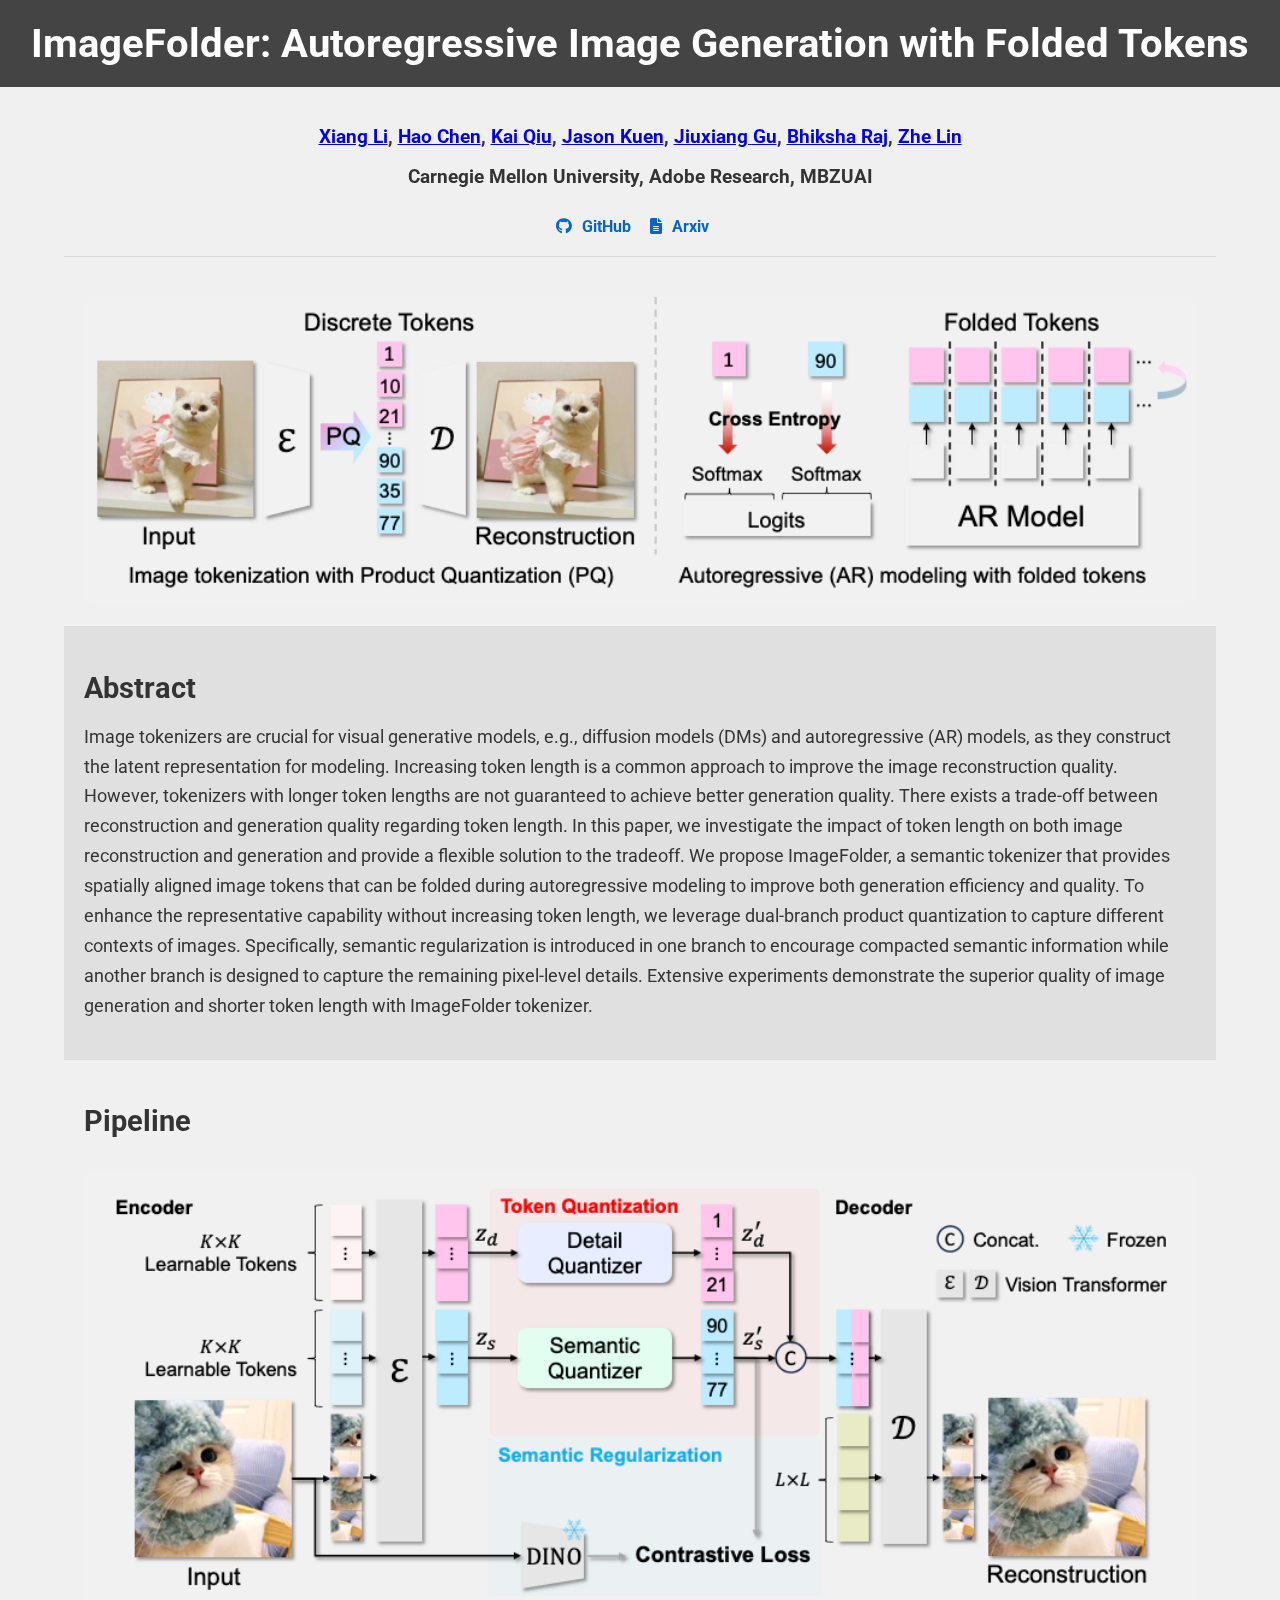
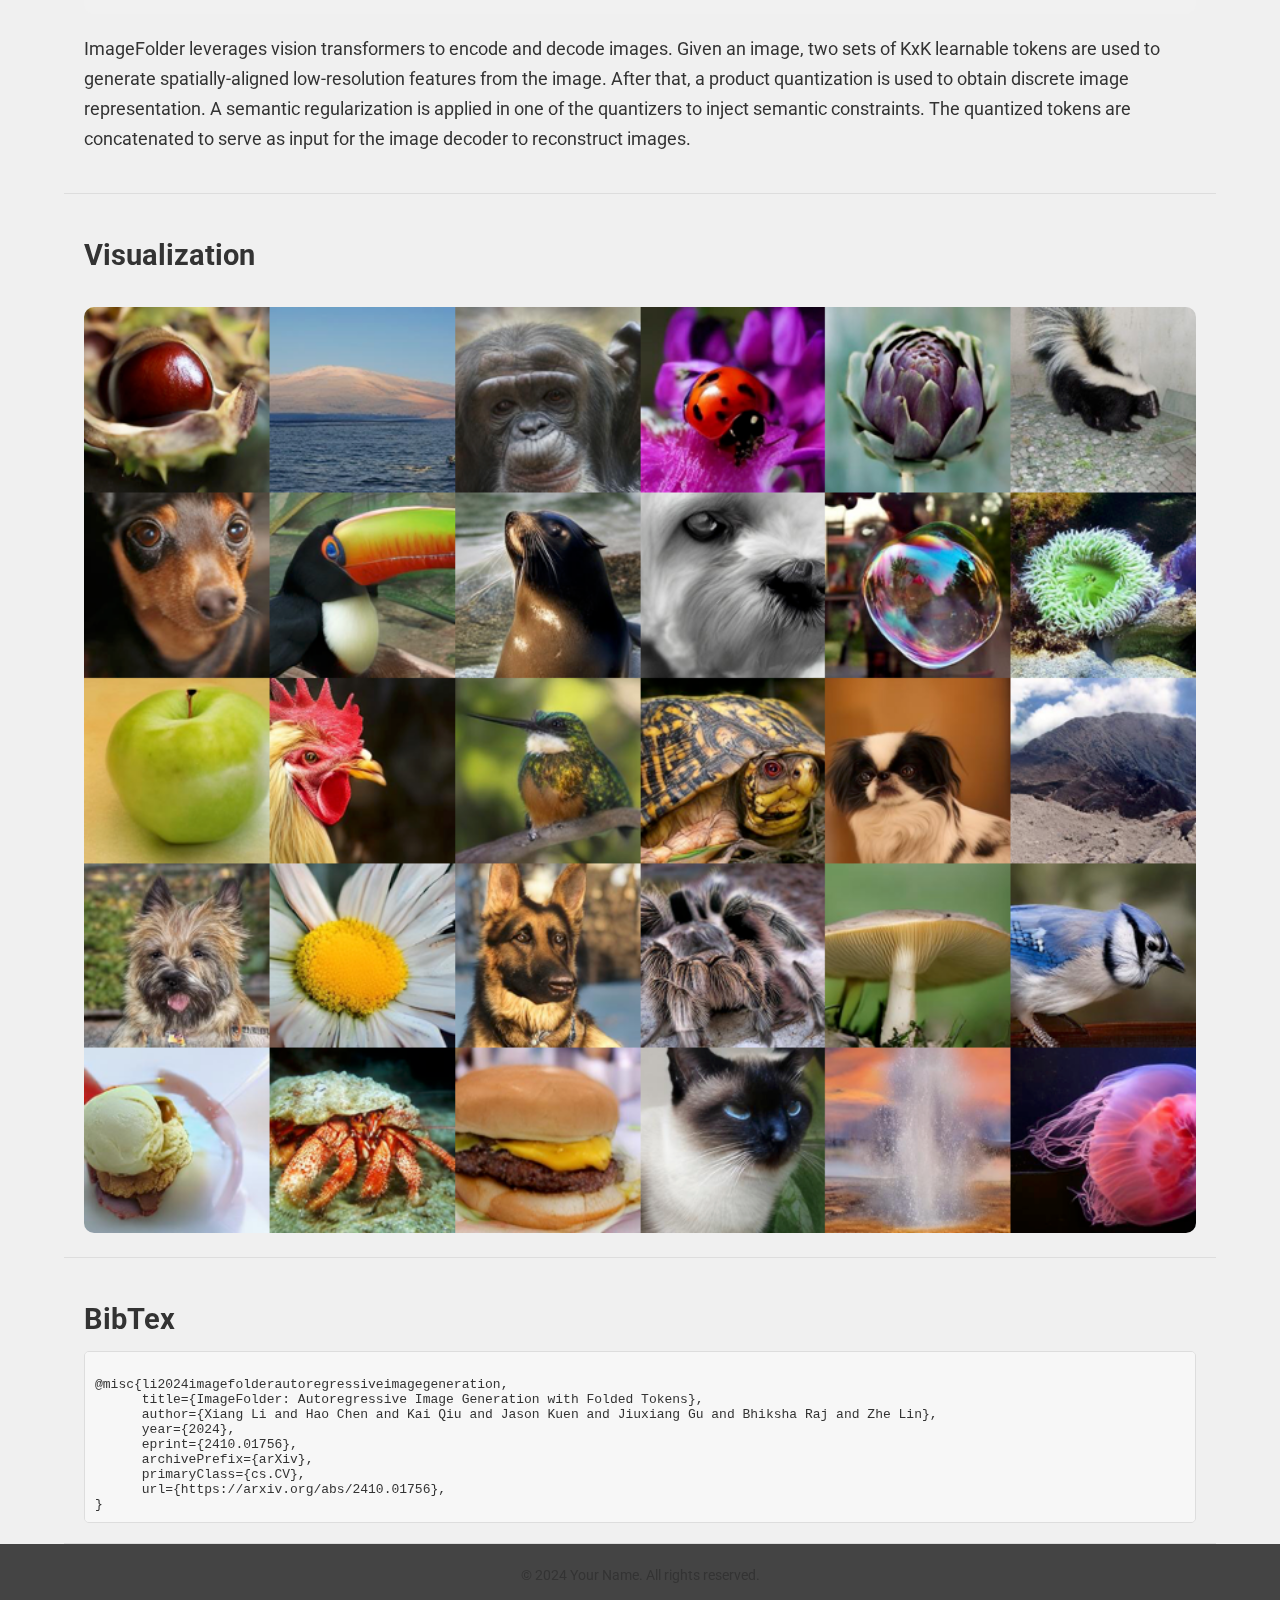
<file: works/imagefolder/index.html>
<!DOCTYPE html>
<html lang="zh">

    <script>
    var _hmt = _hmt || [];
    (function() {
      var hm = document.createElement("script");
      hm.src = "https://hm.baidu.com/hm.js?fdd598bc02396d3df4b9a622e6899078";
      var s = document.getElementsByTagName("script")[0];
      s.parentNode.insertBefore(hm, s);
    })();
    </script>

    <!-- Global site tag (gtag.js) - Google Analytics -->
    <script async src="https://www.googletagmanager.com/gtag/js?id=G-NXEHV2KQ9G"></script>
    <script>
    window.dataLayer = window.dataLayer || [];
    function gtag(){dataLayer.push(arguments);}
    gtag('js', new Date());

    gtag('config', 'G-NXEHV2KQ9G');
    </script>

<head>
    <meta charset="UTF-8">
    <meta name="viewport" content="width=device-width, initial-scale=1.0">
    <title>ImageFolder: Autoregressive Image Generation with Folded Tokens</title>
    <link href="https://fonts.googleapis.com/css2?family=Roboto:wght@400;700&display=swap" rel="stylesheet">
    <link rel="stylesheet" href="https://cdnjs.cloudflare.com/ajax/libs/font-awesome/6.0.0-beta3/css/all.min.css">
    <style>
        body {
            font-family: 'Roboto', sans-serif;
            margin: 0;
            padding: 0;
            background-color: #f0f0f0;
            color: #333;
        }
        header {
            background-color: #444;
            padding: 20px;
            text-align: center;
            color: #fff;
        }
        header h1 {
            margin: 0;
            font-size: 2.5rem;
        }
        .container {
            width: 90%;
            max-width: 1200px;
            margin: 0 auto;
        }
        .author-section {
            background-color: #f0f0f0;
            padding: 20px;
            text-align: center;
            border-bottom: 1px solid #ddd;
        }
        .author-section h2 {
            font-size: 1.8rem;
            margin-bottom: 10px;
        }
        .author-section p {
            font-size: 1.1rem;
            margin: 5px 0;
        }
        .icon-links {
            display: inline-block;
            margin-top: 10px;
        }
        .icon-links i {
            margin-right: 10px;
        }
        .icon-links a {
            color: #0066cc;
            text-decoration: none;
            font-weight: bold;
            margin-right: 15px;
        }
        .icon-links a:hover {
            text-decoration: underline;
        }
        .content-section {
            padding: 20px;
            border-bottom: 1px solid #ddd;
        }
        .content-section {
            background-color: #f0f0f0;
        }
        .content-section2 {
            padding: 20px;
            border-bottom: 1px solid #ddd;
        }
        .content-section2{
            background-color: #e0e0e0;
        }
        h2 {
            font-size: 1.8rem;
            margin-bottom: 15px;
        }
        p {
            font-size: 1.1rem;
            line-height: 1.7;
            color: #333;
        }
        img {
            width: 100%;
            border-radius: 10px;
            margin-top: 20px;
        }
        .visualization img {
            width: 48%;
            margin-bottom: 20px;
            border: 3px solid rgba(0, 0, 0, 0.1);
        }
        footer {
            text-align: center;
            padding: 20px;
            background-color: #444;
            color: #fff;
        }
        footer p {
            margin: 0;
            font-size: 0.9rem;
        }
        .bib-entry {
            background-color: #f7f7f7;
            border: 1px solid #ddd;
            border-radius: 5px;
            padding: 10px;
            overflow: auto; /* Allow scrolling */
            max-height: 150px; /* Set a maximum height */
            white-space: pre; /* Preserve whitespace */
            font-family: monospace; /* Use monospace font for code */
        }
    </style>
</head>
<body>
    <header>
        <h1>ImageFolder: Autoregressive Image Generation with Folded Tokens</h1>
    </header>

    <div class="container">
        <div class="author-section">
            <h3>
            <a href="https://lxa9867.github.io/" target="_blank">Xiang Li</a>,
            <a href="https://scholar.google.com/citations?hl=en&user=tktqkhwAAAAJ&view_op=list_works" target="_blank">Hao Chen</a>,
            <a href="https://github.com/qiuk2" target="_blank">Kai Qiu</a>,
            <a href="https://research.adobe.com/person/jason-kuen/" target="_blank">Jason Kuen</a>,
            <a href="https://gujiuxiang.com/" target="_blank">Jiuxiang Gu</a>,
            <a href="http://cvis.cs.cmu.edu/cvis/people.html" target="_blank">Bhiksha Raj</a>,
            <a href="https://sites.google.com/site/zhelin625/home" target="_blank">Zhe Lin</a>
            </h3>
            <h3>Carnegie Mellon University, Adobe Research, MBZUAI</h3>
            <div class="icon-links">
                <a href="https://github.com/lxa9867/ImageFolder" target="_blank">
                    <i class="fab fa-github"></i>GitHub
                </a>
                <a href="https://arxiv.org/abs/2410.01756" target="_blank">
                    <i class="fas fa-file-alt"></i>Arxiv
                </a>
            </div>
        </div>

        <div class="content-section">
<!--            <h2>Teaser</h2>-->
            <img src="assets/teaser.png" alt="Teaser Image">
        </div>

        <div class="content-section2">
            <h2>Abstract</h2>
            <p>Image tokenizers are crucial for visual generative models, e.g., diffusion models (DMs) and autoregressive (AR) models, as they construct the latent representation for modeling. Increasing token length is a common approach to improve the image reconstruction quality. However, tokenizers with longer token lengths are not guaranteed to achieve better generation quality. There exists a trade-off between reconstruction and generation quality regarding token length. In this paper, we investigate the impact of token length on both image reconstruction and generation and provide a flexible solution to the tradeoff. We propose ImageFolder, a semantic tokenizer that provides spatially aligned image tokens that can be folded during autoregressive modeling to improve both generation efficiency and quality. To enhance the representative capability without increasing token length, we leverage dual-branch product quantization to capture different contexts of images. Specifically, semantic regularization is introduced in one branch to encourage compacted semantic information while another branch is designed to capture the remaining pixel-level details. Extensive experiments demonstrate the superior quality of image generation and shorter token length with ImageFolder tokenizer. </p>
        </div>

        <div class="content-section">
            <h2>Pipeline</h2>
            <img src="assets/pipeline.png" alt="Pipeline Image">
            <p>ImageFolder leverages vision transformers to encode and decode images. Given an image, two sets of KxK learnable tokens are used to generate spatially-aligned low-resolution features from the image. After that, a product quantization is used to obtain discrete image representation. A semantic regularization is applied in one of the quantizers to inject semantic constraints. The quantized tokens are concatenated to serve as input for the image decoder to reconstruct images.</p>
        </div>


        <div class="content-section">
            <h2> Visualization</h2>
            <img src="assets/visualization.png" alt="Class-conditional">
        </div>

        <div class="content-section">
            <h2>BibTex</h2>
            <div class="bib-entry">
@misc{li2024imagefolderautoregressiveimagegeneration,
      title={ImageFolder: Autoregressive Image Generation with Folded Tokens}, 
      author={Xiang Li and Hao Chen and Kai Qiu and Jason Kuen and Jiuxiang Gu and Bhiksha Raj and Zhe Lin},
      year={2024},
      eprint={2410.01756},
      archivePrefix={arXiv},
      primaryClass={cs.CV},
      url={https://arxiv.org/abs/2410.01756}, 
}
            </div>
        </div>
    </div>

    <footer>
        <p>&copy; 2024 Your Name. All rights reserved.</p>
    </footer>


</body>
</html>
</file>
<file: jemdoc.css>
/* Default css file for jemdoc. */

table#tlayout {
    border: none;
    border-collapse: separate;
    background: white;
}
/*
body {
	background: white;
	padding-bottom: 8px;
	margin: 0;
}
*/
html {
  background-color: #eeeeee; 
}

body { 
  font-family: Georgia, serif;
  color: #000;
  background-color: #ffffff; 
  text-align:left; /* for IE */
  margin-top: 30px; 
  margin-bottom: 30px;
  margin-left: auto;
  margin-right: auto;
  padding-left:  50px;
  padding-right: 50px;
  padding-top: 10px;
  padding-bottom: 30px;
  max-width: 960px;
}

#layout-menu {
	background: #f6f6f6;
	border: 1px solid #dddddd;
	padding-top: 0.5em;
	padding-left: 8px;
	padding-right: 8px;
	font-size: 1.0em;
	width: auto;
	white-space: nowrap;
    text-align: left;
    vertical-align: top;
}

#layout-menu td {
	background: #f4f4f4;
    vertical-align: top;
}

#layout-content {
	padding-top: 0.0em;
	padding-left: 1.0em;
	padding-right: 1.0em;
    border: none;
    background: white;
    text-align: left;
    vertical-align: top;
}

#layout-menu a {
	line-height: 1.5em;
	margin-left: 0.5em;
}

tt {
    background: #ffffdd;
}

pre, tt {
	font-size: 90%;
	font-family: monaco, monospace;
}

a, a > tt {
	color: #224b8d;
	text-decoration: none;
}

a:hover {
	border-bottom: 1px gray dotted;
}

#layout-menu a.current:link, #layout-menu a.current:visited {
	color: #022b6d;
	border-bottom: 1px gray solid;
}
#layout-menu a:link, #layout-menu a:visited, #layout-menu a:hover {
	color: #527bbd;
	text-decoration: none;
}
#layout-menu a:hover {
	text-decoration: none;
}

div.menu-category {
	border-bottom: 1px solid gray;
	margin-top: 0.8em;
	padding-top: 0.2em;
	padding-bottom: 0.1em;
	font-weight: bold;
}

div.menu-item {
	padding-left: 16px;
	text-indent: -16px;
}

div#toptitle {
	padding-bottom: 0.2em;
	margin-bottom: 1.5em;
	/*border-bottom: 3px double gray;*/
}

/* Reduce space if we begin the page with a title. */
div#toptitle + h2, div#toptitle + h3 {
	margin-top: 0em;
}

div#subtitle {
	margin-top: 0.0em;
	margin-bottom: 0.0em;
	padding-top: 0em;
	padding-bottom: 0.1em;
}

em {
	font-style: italic;
}

strong {
	font-weight: bold;
}


h1, h2, h3 {
	color: #527bbd;
	margin-top: 0.7em;
	margin-bottom: 0.5em;
	padding-bottom: 0.2em;
	line-height: 1.0;
	padding-top: 0.5em;
	border-bottom: 1px solid #aaaaaa;
}

h1 {
	font-size: 165%;
	padding-bottom: 0.3em;
}

h2 {
	padding-top: 0.8em;
	font-size: 125%;
}

h2 + h3 {
    padding-top: 0.2em;
}

h3 {
	font-size: 110%;
	border-bottom: none;
}

p {
	margin-top: 0.0em;
	margin-bottom: 0.8em;
	padding: 0;
	line-height: 1.3;
}

pre {
	padding: 0;
	margin: 0;
}

div#footer {
	font-size: small;
	border-top: 1px solid #c0c0c0;
	padding-top: 0.1em;
	margin-top: 4.0em;
	color: #c0c0c0;
}

div#footer a {
	color: #80a0b0;
}

div#footer-text {
	float: left;
	padding-bottom: 8px;
}

ul, ol, dl {
	margin-top: 0.2em;
	padding-top: 0;
	margin-bottom: 0.8em;
}

dt {
	margin-top: 0.5em;
	margin-bottom: 0;
}

dl {
	margin-left: 20px;
}

dd {
	color: #222222;
}

dd > *:first-child {
	margin-top: 0;
}

ul {
	list-style-position: outside;
	list-style-type: square;
}

p + ul, p + ol {
	margin-top: -0.5em;
}

li {
	margin-top:0.9em;
}

ol {
	list-style-position: outside;
	list-style-type: decimal;
}

li p, dd p {
	margin-bottom: 0.3em;
}


ol ol {
	list-style-type: lower-alpha;
}

ol ol ol {
	list-style-type: lower-roman;
}

p + div.codeblock {
	margin-top: -0.6em;
}

div.codeblock, div.infoblock {
	margin-right: 0%;
	margin-top: 1.2em;
	margin-bottom: 1.3em;
}

div.blocktitle {
	font-weight: bold;
	color: #cd7b62;
	margin-top: 1.2em;
	margin-bottom: 0.1em;
}

div.blockcontent {
	border: 1px solid silver;
	padding: 0.3em 0.5em;
}

div.infoblock > div.blockcontent {
	background: #ffffee;
}

div.blockcontent p + ul, div.blockcontent p + ol {
	margin-top: 0.4em;
}

div.infoblock p {
	margin-bottom: 0em;
}

div.infoblock li p, div.infoblock dd p {
	margin-bottom: 0.5em;
}

div.infoblock p + p {
	margin-top: 0.8em;
}

div.codeblock > div.blockcontent {
	background: #f6f6f6;
}

span.pycommand {
	color: #000070;
}

span.statement {
	color: #008800;
}
span.builtin {
	color: #000088;
}
span.special {
	color: #990000;
}
span.operator {
	color: #880000;
}
span.error {
	color: #aa0000;
}
span.comment, span.comment > *, span.string, span.string > * {
	color: #606060;
}

@media print {
	#layout-menu { display: none; }
}

#fwtitle {
	margin: 2px;
}

#fwtitle #toptitle {
	padding-left: 0.5em;
	margin-bottom: 0.5em;
}

#layout-content h1:first-child, #layout-content h2:first-child, #layout-content h3:first-child {
	margin-top: -0.7em;
}

div#toptitle h1, #layout-content div#toptitle h1 {
	margin-bottom: 0.0em;
	padding-bottom: 0.1em;
	padding-top: 0;
	margin-top: 0.5em;
	border-bottom: none;
}

img.eq {
	padding: 0;
	padding-left: 0.1em;
	padding-right: 0.1em;
	margin: 0;
}

img.eqwl {
	padding-left: 2em;
	padding-top: 0.6em;
	padding-bottom: 0.2em;
	margin: 0;
}

table + table {
    margin-top: 1em;
}

tr.heading {
    font-weight: bold;
    border-bottom: 2px solid black;
}

img {
    border: none;
}

table.imgtable, table.imgtable td {
    border: none;
    text-align: left;
}
</file>
